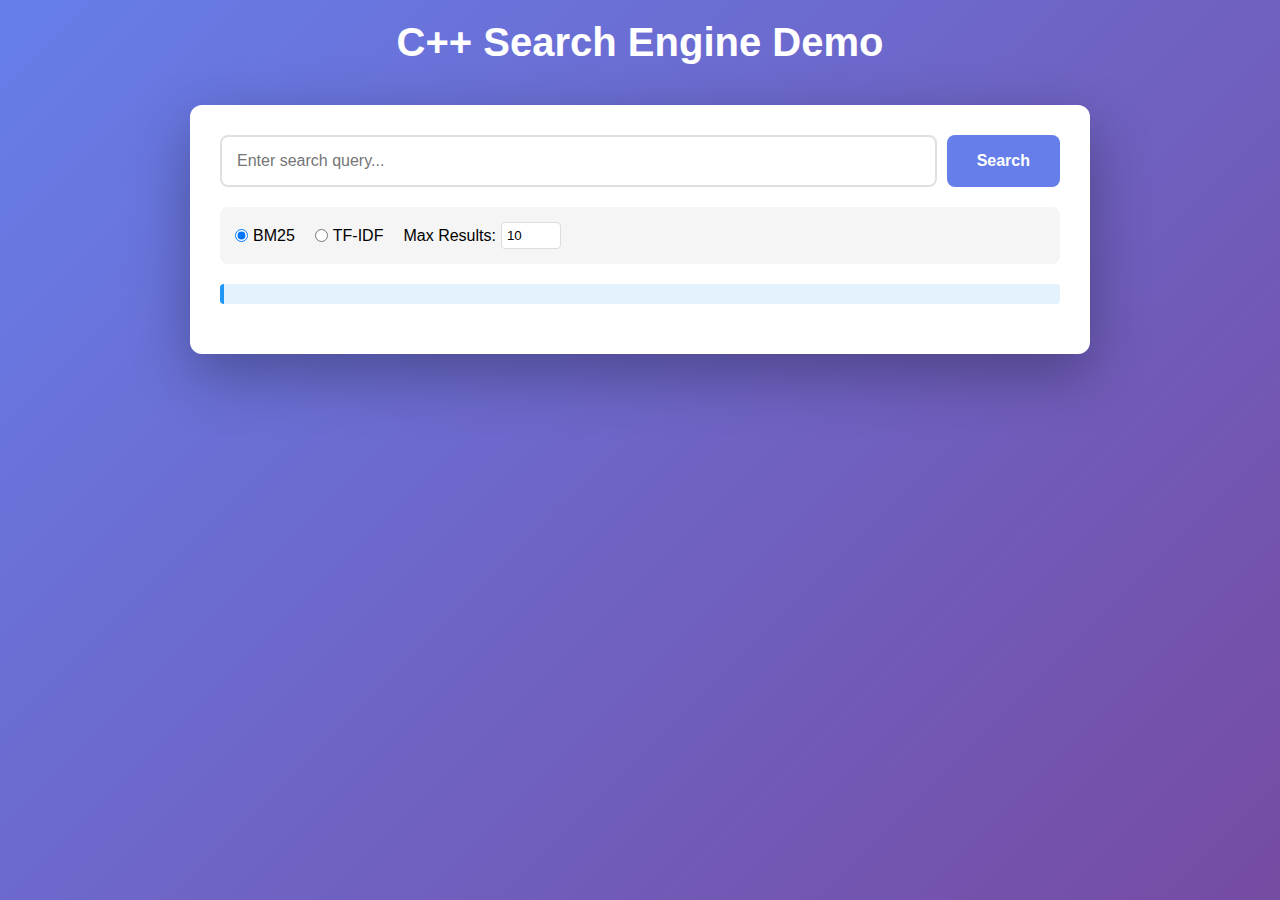
<file: examples/web_ui/index.html>
<!DOCTYPE html>
<html lang="en">
<head>
    <meta charset="UTF-8">
    <meta name="viewport" content="width=device-width, initial-scale=1.0">
    <title>Search Engine Demo</title>
    <link rel="stylesheet" href="style.css">
</head>
<body>
    <div class="container">
        <header>
            <h1>C++ Search Engine Demo</h1>
        </header>
        
        <main>
            <div class="search-box">
                <input type="text" id="searchInput" placeholder="Enter search query...">
                <button id="searchButton">Search</button>
            </div>
            
            <div class="options">
                <label>
                    <input type="radio" name="algorithm" value="bm25" checked>
                    BM25
                </label>
                <label>
                    <input type="radio" name="algorithm" value="tfidf">
                    TF-IDF
                </label>
                <label>
                    Max Results:
                    <input type="number" id="maxResults" value="10" min="1" max="100">
                </label>
            </div>
            
            <div id="stats" class="stats"></div>
            
            <div id="results" class="results"></div>
        </main>
    </div>
    
    <script src="app.js"></script>
</body>
</html>
</file>
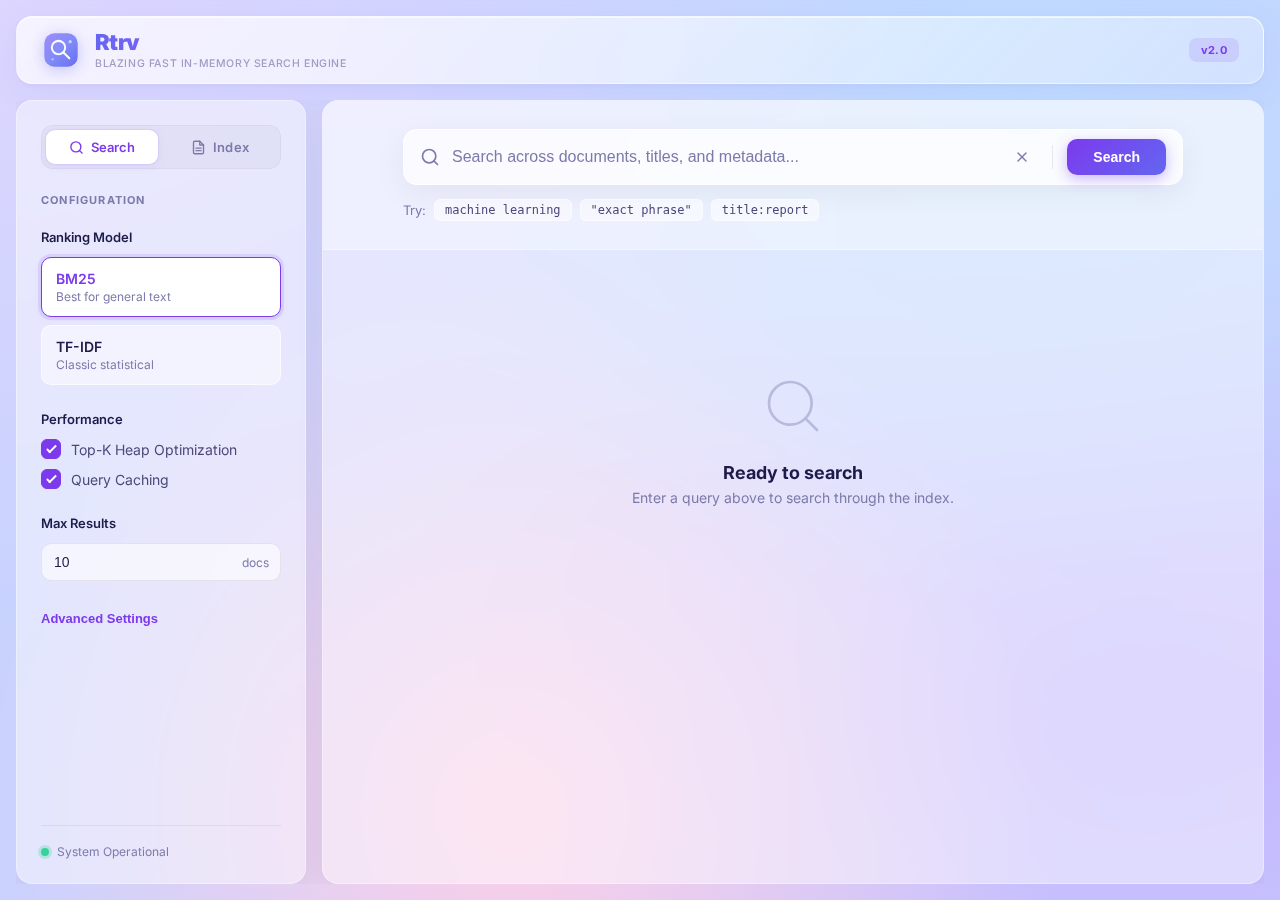
<file: server/ui/index.html>
<!DOCTYPE html>
<html lang="en">
<head>
    <meta charset="UTF-8">
    <meta name="viewport" content="width=device-width, initial-scale=1.0">
    <meta http-equiv="Cache-Control" content="no-cache, no-store, must-revalidate">
    <meta http-equiv="Pragma" content="no-cache">
    <meta http-equiv="Expires" content="0">
    <title>Rtrv - Enterprise Search</title>
    <style>
        @import url('https://fonts.googleapis.com/css2?family=Inter:wght@300;400;500;600;700;800;900&display=swap');
    </style>
    <link rel="stylesheet" href="style.css?v=7.0">
</head>
<body>
    <div class="app-container">
        <!-- Top Navigation / Brand -->
        <nav class="top-nav">
            <div class="brand">
                <div class="logo">
                    <svg viewBox="0 0 48 48" xmlns="http://www.w3.org/2000/svg" fill="none">
                        <defs>
                            <linearGradient id="lg1" x1="0" y1="0" x2="48" y2="48" gradientUnits="userSpaceOnUse">
                                <stop offset="0%" stop-color="#a78bfa"/>
                                <stop offset="50%" stop-color="#818cf8"/>
                                <stop offset="100%" stop-color="#6366f1"/>
                            </linearGradient>
                        </defs>
                        <rect x="4" y="4" width="40" height="40" rx="12" fill="url(#lg1)" />
                        <circle cx="21" cy="21" r="8" stroke="white" stroke-width="2.5" fill="none" opacity="0.95"/>
                        <line x1="27" y1="27" x2="34" y2="34" stroke="white" stroke-width="2.5" stroke-linecap="round" opacity="0.95"/>
                        <circle cx="35" cy="14" r="2" fill="white" opacity="0.6"/>
                        <circle cx="14" cy="35" r="1.5" fill="white" opacity="0.4"/>
                    </svg>
                </div>
                <div class="brand-text">
                    <h1>Rtrv</h1>
                    <span class="brand-tagline">BLAZING FAST IN-MEMORY Search Engine</span>
                </div>
            </div>

            <div class="nav-right">
                <div class="nav-version">v2.0</div>
            </div>
        </nav>

        <div class="main-layout">
            <!-- Sidebar -->
            <aside class="sidebar">
                <!-- View Switcher -->
                <div class="sidebar-view-switcher">
                    <div class="nav-pill active" data-view="search">
                        <svg width="15" height="15" viewBox="0 0 24 24" fill="none" stroke="currentColor" stroke-width="2.2" stroke-linecap="round" stroke-linejoin="round"><circle cx="11" cy="11" r="8"/><line x1="21" y1="21" x2="16.65" y2="16.65"/></svg>
                        Search
                    </div>
                    <div class="nav-pill" data-view="index">
                        <svg width="15" height="15" viewBox="0 0 24 24" fill="none" stroke="currentColor" stroke-width="2.2" stroke-linecap="round" stroke-linejoin="round"><path d="M14 2H6a2 2 0 0 0-2 2v16a2 2 0 0 0 2 2h12a2 2 0 0 0 2-2V8z"/><polyline points="14 2 14 8 20 8"/><line x1="16" y1="13" x2="8" y2="13"/><line x1="16" y1="17" x2="8" y2="17"/></svg>
                        Index
                    </div>
                </div>

                <div class="sidebar-section">
                    <h3 class="sidebar-title">Configuration</h3>
                    
                    <div class="param-group">
                        <label class="param-label">Ranking Model</label>
                        <div class="radio-group-modern">
                            <label class="radio-option-modern">
                                <input type="radio" name="algorithm" value="bm25" checked>
                                <span class="radio-content">
                                    <span class="radio-title">BM25</span>
                                    <span class="radio-desc">Best for general text</span>
                                </span>
                            </label>
                            <label class="radio-option-modern">
                                <input type="radio" name="algorithm" value="tfidf">
                                <span class="radio-content">
                                    <span class="radio-title">TF-IDF</span>
                                    <span class="radio-desc">Classic statistical</span>
                                </span>
                            </label>
                        </div>
                    </div>
                    
                    <div class="param-group">
                        <label class="param-label">Performance</label>
                        <label class="checkbox-modern">
                            <input type="checkbox" id="useTopKHeap" checked>
                            <span class="checkmark"></span>
                            <span class="checkbox-text">Top-K Heap Optimization</span>
                        </label>
                        <label class="checkbox-modern">
                            <input type="checkbox" id="useCache" checked>
                            <span class="checkmark"></span>
                            <span class="checkbox-text">Query Caching</span>
                        </label>
                    </div>

                     <div class="param-group">
                        <label class="param-label">Max Results</label>
                        <div class="input-with-suffix">
                            <input type="number" id="maxResults" value="10" min="1" max="1000" class="number-input-modern">
                            <span class="input-suffix">docs</span>
                        </div>
                    </div>

                    <button id="advancedToggle" class="text-btn">Advanced Settings</button>
                    
                    <div id="advancedOptions" class="advanced-options" style="display: none;">
                        <label class="checkbox-modern">
                            <input type="checkbox" id="earlyTermination" checked>
                            <span class="checkmark"></span>
                            <span class="checkbox-text">Early Termination</span>
                        </label>
                    </div>
                </div>

                <div class="sidebar-footer">
                    <div class="system-status">
                        <span class="status-dot"></span>
                        System Operational
                    </div>
                </div>
            </aside>
            
            <!-- Main Content -->
            <main class="content-area">
                <!-- ====== SEARCH VIEW ====== -->
                <div id="searchView" class="view-panel active">
                <div class="search-header">
                    <div class="search-container">
                        <div class="search-box-modern">
                            <svg class="search-icon" width="20" height="20" viewBox="0 0 24 24" fill="none" stroke="currentColor" stroke-width="2" stroke-linecap="round" stroke-linejoin="round"><circle cx="11" cy="11" r="8"></circle><line x1="21" y1="21" x2="16.65" y2="16.65"></line></svg>
                            <input type="text" id="searchInput" placeholder="Search across documents, titles, and metadata...">
                            <div class="search-actions">
                                <button id="clearButton" class="icon-btn" title="Clear">
                                    <svg width="16" height="16" viewBox="0 0 24 24" fill="none" stroke="currentColor" stroke-width="2" stroke-linecap="round" stroke-linejoin="round"><line x1="18" y1="6" x2="6" y2="18"></line><line x1="6" y1="6" x2="18" y2="18"></line></svg>
                                </button>
                                <div class="divider"></div>
                                <button id="searchButton" class="primary-btn">Search</button>
                            </div>
                        </div>
                        <div class="search-tips">
                            <span>Try:</span>
                            <code class="tag">machine learning</code>
                            <code class="tag">"exact phrase"</code>
                            <code class="tag">title:report</code>
                        </div>
                    </div>
                </div>
                
                <div id="stats" class="stats-area"></div>
                
                <div id="results" class="results-list">
                    <!-- Empty State -->
                    <div class="empty-state">
                        <div class="empty-icon">
                            <svg width="64" height="64" viewBox="0 0 24 24" fill="none" stroke="currentColor" stroke-width="1" stroke-linecap="round" stroke-linejoin="round"><circle cx="11" cy="11" r="8"></circle><line x1="21" y1="21" x2="16.65" y2="16.65"></line></svg>
                        </div>
                        <h3>Ready to search</h3>
                        <p>Enter a query above to search through the index.</p>
                    </div>
                </div>
                <div id="paginationControls" class="pagination-controls"></div>
                </div><!-- /searchView -->

                <!-- ====== INDEX VIEW ====== -->
                <div id="indexView" class="view-panel">
                    <div class="index-header">
                        <h2 class="index-title">Index Overview</h2>
                        <p class="index-subtitle">Monitor and manage your document index</p>
                    </div>

                    <!-- Stats Cards -->
                    <div class="index-stats-grid" id="indexStatsGrid">
                        <div class="idx-card">
                            <div class="idx-card-icon idx-card-icon--docs">
                                <svg width="22" height="22" viewBox="0 0 24 24" fill="none" stroke="currentColor" stroke-width="2" stroke-linecap="round" stroke-linejoin="round"><path d="M14 2H6a2 2 0 0 0-2 2v16a2 2 0 0 0 2 2h12a2 2 0 0 0 2-2V8z"/><polyline points="14 2 14 8 20 8"/></svg>
                            </div>
                            <div class="idx-card-body">
                                <span class="idx-card-label">Documents</span>
                                <span class="idx-card-value" id="statTotalDocs">—</span>
                            </div>
                        </div>
                        <div class="idx-card">
                            <div class="idx-card-icon idx-card-icon--terms">
                                <svg width="22" height="22" viewBox="0 0 24 24" fill="none" stroke="currentColor" stroke-width="2" stroke-linecap="round" stroke-linejoin="round"><polyline points="4 7 4 4 20 4 20 7"/><line x1="9" y1="20" x2="15" y2="20"/><line x1="12" y1="4" x2="12" y2="20"/></svg>
                            </div>
                            <div class="idx-card-body">
                                <span class="idx-card-label">Unique Terms</span>
                                <span class="idx-card-value" id="statTotalTerms">—</span>
                            </div>
                        </div>
                        <div class="idx-card">
                            <div class="idx-card-icon idx-card-icon--avg">
                                <svg width="22" height="22" viewBox="0 0 24 24" fill="none" stroke="currentColor" stroke-width="2" stroke-linecap="round" stroke-linejoin="round"><line x1="18" y1="20" x2="18" y2="10"/><line x1="12" y1="20" x2="12" y2="4"/><line x1="6" y1="20" x2="6" y2="14"/></svg>
                            </div>
                            <div class="idx-card-body">
                                <span class="idx-card-label">Avg Doc Length</span>
                                <span class="idx-card-value" id="statAvgLen">—</span>
                            </div>
                        </div>
                        <div class="idx-card">
                            <div class="idx-card-icon idx-card-icon--cache">
                                <svg width="22" height="22" viewBox="0 0 24 24" fill="none" stroke="currentColor" stroke-width="2" stroke-linecap="round" stroke-linejoin="round"><polyline points="22 12 18 12 15 21 9 3 6 12 2 12"/></svg>
                            </div>
                            <div class="idx-card-body">
                                <span class="idx-card-label">Cache Hit Rate</span>
                                <span class="idx-card-value" id="statCacheRate">—</span>
                            </div>
                        </div>
                    </div>

                    <!-- Cache Details -->
                    <div class="index-section">
                        <h3 class="index-section-title">Cache Statistics</h3>
                        <div class="cache-detail-grid" id="cacheDetailGrid">
                            <div class="cache-detail"><span class="cache-detail-label">Hits</span><span class="cache-detail-value" id="cacheHits">—</span></div>
                            <div class="cache-detail"><span class="cache-detail-label">Misses</span><span class="cache-detail-value" id="cacheMisses">—</span></div>
                            <div class="cache-detail"><span class="cache-detail-label">Evictions</span><span class="cache-detail-value" id="cacheEvictions">—</span></div>
                            <div class="cache-detail"><span class="cache-detail-label">Size</span><span class="cache-detail-value" id="cacheSize">—</span></div>
                        </div>
                        <button id="clearCacheBtn" class="idx-action-btn idx-action-btn--danger">Clear Cache</button>
                    </div>

                    <!-- Add Document -->
                    <div class="index-section">
                        <h3 class="index-section-title">Add Document</h3>
                        <div class="idx-form">
                            <div class="idx-form-row">
                                <label class="idx-form-label" for="docIdInput">Document ID</label>
                                <input type="number" id="docIdInput" class="idx-form-input" placeholder="e.g. 101" min="1">
                            </div>
                            <div class="idx-form-row">
                                <label class="idx-form-label" for="docContentInput">Content</label>
                                <textarea id="docContentInput" class="idx-form-textarea" rows="4" placeholder="Enter document text..."></textarea>
                            </div>
                            <div class="idx-form-actions">
                                <button id="addDocBtn" class="idx-action-btn idx-action-btn--primary">Add to Index</button>
                            </div>
                        </div>
                    </div>

                    <!-- Delete Document -->
                    <div class="index-section">
                        <h3 class="index-section-title">Delete Document</h3>
                        <div class="idx-form">
                            <div class="idx-form-row idx-form-row--inline">
                                <input type="number" id="deleteDocIdInput" class="idx-form-input" placeholder="Document ID" min="1">
                                <button id="deleteDocBtn" class="idx-action-btn idx-action-btn--danger">Delete</button>
                            </div>
                        </div>
                    </div>
                </div><!-- /indexView -->
            </main>
        </div>
    </div>
    
    <script src="app.js?v=7.0" defer></script>
</body>
</html>
</file>
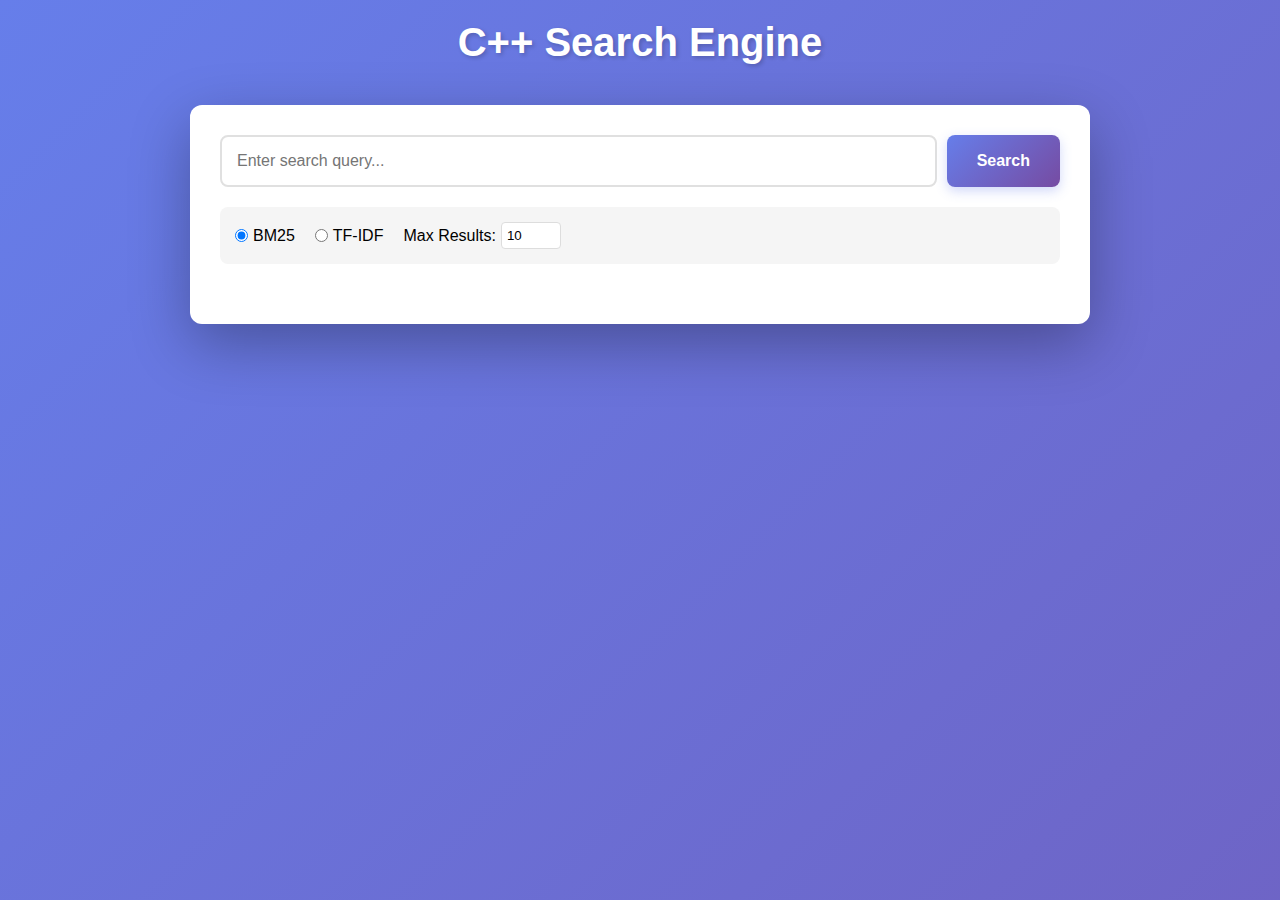
<file: server/web_ui/index.html>
<!DOCTYPE html>
<html lang="en">
<head>
    <meta charset="UTF-8">
    <meta name="viewport" content="width=device-width, initial-scale=1.0">
    <title>Search Engine Demo</title>
    <link rel="stylesheet" href="style.css">
</head>
<body>
    <div class="container">
        <header>
            <h1>C++ Search Engine</h1>
        </header>
        
        <main>
            <div class="search-box">
                <input type="text" id="searchInput" placeholder="Enter search query...">
                <button id="searchButton">Search</button>
            </div>
            
            <div class="options">
                <label>
                    <input type="radio" name="algorithm" value="bm25" checked>
                    BM25
                </label>
                <label>
                    <input type="radio" name="algorithm" value="tfidf">
                    TF-IDF
                </label>
                <label>
                    Max Results:
                    <input type="number" id="maxResults" value="10" min="1" max="100">
                </label>
            </div>
            
            <div id="stats" class="stats"></div>
            
            <div id="results" class="results"></div>
        </main>
    </div>
    
    <script src="app.js"></script>
</body>
</html>
</file>
<file: examples/web_ui/style.css>
* {
    margin: 0;
    padding: 0;
    box-sizing: border-box;
}

body {
    font-family: -apple-system, BlinkMacSystemFont, 'Segoe UI', Roboto, Oxygen, Ubuntu, sans-serif;
    background: linear-gradient(135deg, #667eea 0%, #764ba2 100%);
    min-height: 100vh;
    padding: 20px;
}

.container {
    max-width: 900px;
    margin: 0 auto;
}

header {
    text-align: center;
    color: white;
    margin-bottom: 40px;
}

h1 {
    font-size: 2.5em;
    font-weight: 600;
}

main {
    background: white;
    border-radius: 12px;
    padding: 30px;
    box-shadow: 0 20px 60px rgba(0,0,0,0.3);
}

.search-box {
    display: flex;
    gap: 10px;
    margin-bottom: 20px;
}

#searchInput {
    flex: 1;
    padding: 15px;
    font-size: 16px;
    border: 2px solid #e0e0e0;
    border-radius: 8px;
    outline: none;
    transition: border-color 0.3s;
}

#searchInput:focus {
    border-color: #667eea;
}

#searchButton {
    padding: 15px 30px;
    background: #667eea;
    color: white;
    border: none;
    border-radius: 8px;
    font-size: 16px;
    font-weight: 600;
    cursor: pointer;
    transition: background 0.3s;
}

#searchButton:hover {
    background: #5568d3;
}

.options {
    display: flex;
    gap: 20px;
    margin-bottom: 20px;
    padding: 15px;
    background: #f5f5f5;
    border-radius: 8px;
}

.options label {
    display: flex;
    align-items: center;
    gap: 5px;
}

#maxResults {
    width: 60px;
    padding: 5px;
    border: 1px solid #ddd;
    border-radius: 4px;
}

.stats {
    padding: 10px;
    margin-bottom: 20px;
    background: #e3f2fd;
    border-left: 4px solid #2196f3;
    border-radius: 4px;
    color: #1565c0;
    font-weight: 500;
}

.results {
    margin-top: 20px;
}

.result-item {
    display: flex;
    gap: 15px;
    padding: 20px;
    margin-bottom: 15px;
    border: 1px solid #e0e0e0;
    border-radius: 8px;
    transition: box-shadow 0.3s;
}

.result-item:hover {
    box-shadow: 0 4px 12px rgba(0,0,0,0.1);
}

.result-rank {
    font-size: 24px;
    font-weight: bold;
    color: #667eea;
    min-width: 30px;
}

.result-content {
    flex: 1;
}

.result-score {
    font-size: 12px;
    color: #666;
    margin-bottom: 8px;
}

.result-text {
    font-size: 16px;
    line-height: 1.5;
    margin-bottom: 8px;
}

.result-meta {
    font-size: 12px;
    color: #999;
}

.no-results,
.error {
    text-align: center;
    padding: 40px;
    color: #666;
    font-size: 18px;
}

.error {
    color: #d32f2f;
    background: #ffebee;
    border-radius: 8px;
}
</file>
<file: server/ui/style.css>
/* ═══════════════════════════════════════════════════════
   Rtrv — Glassmorphism Theme
   ═══════════════════════════════════════════════════════ */

:root {
    --glass: rgba(255, 255, 255, 0.45);
    --glass-strong: rgba(255, 255, 255, 0.65);
    --glass-border: rgba(255, 255, 255, 0.35);
    --glass-blur: 18px;

    --accent: #7c3aed;
    --accent-soft: rgba(124, 58, 237, 0.12);
    --accent-glow: rgba(124, 58, 237, 0.35);

    --text-1: #1e1b4b;
    --text-2: #4c4878;
    --text-3: #7c7aaa;

    --nav-h: 68px;
    --sidebar-w: 290px;
    --radius: 16px;
    --radius-sm: 10px;
}

/* ── Reset ─────────────────────────────────────────── */
*, *::before, *::after { margin: 0; padding: 0; box-sizing: border-box; }

body {
    font-family: 'Inter', -apple-system, BlinkMacSystemFont, sans-serif;
    -webkit-font-smoothing: antialiased;
    height: 100vh;
    overflow: hidden;
    color: var(--text-1);

    /* Mesh-gradient background */
    background-color: #c7d2fe;
    background-image:
        radial-gradient(ellipse at 0%  0%,   #ddd6fe 0%, transparent 50%),
        radial-gradient(ellipse at 80% 10%,  #bfdbfe 0%, transparent 45%),
        radial-gradient(ellipse at 40% 90%,  #fbcfe8 0%, transparent 50%),
        radial-gradient(ellipse at 90% 80%,  #c4b5fd 0%, transparent 50%);
    background-attachment: fixed;
}

/* ── Layout Shell ──────────────────────────────────── */
.app-container {
    display: flex;
    flex-direction: column;
    height: 100%;
    padding: 16px;
    gap: 16px;
}

/* ── Navbar ────────────────────────────────────────── */
.top-nav {
    height: var(--nav-h);
    display: flex;
    align-items: center;
    justify-content: space-between;
    padding: 0 24px;
    border-radius: var(--radius);
    background: linear-gradient(135deg,
        rgba(255,255,255,0.72) 0%,
        rgba(255,255,255,0.58) 50%,
        rgba(237,233,254,0.52) 100%);
    backdrop-filter: blur(24px) saturate(1.6);
    -webkit-backdrop-filter: blur(24px) saturate(1.6);
    border: 1px solid rgba(255,255,255,0.55);
    box-shadow:
        0 1px 0 rgba(255,255,255,0.65) inset,
        0 8px 32px rgba(99,102,241,0.08),
        0 2px 6px rgba(0,0,0,0.04);
    flex-shrink: 0;
    position: relative;
    overflow: hidden;
}

/* Brand */
.brand {
    display: flex;
    align-items: center;
    gap: 14px;
    flex-shrink: 0;
}

.logo {
    width: 40px;
    height: 40px;
    flex-shrink: 0;
    filter: drop-shadow(0 3px 8px rgba(99,102,241,0.35));
    transition: transform 0.3s cubic-bezier(.34,1.56,.64,1);
}

.logo:hover {
    transform: rotate(-8deg) scale(1.08);
}

.logo svg { width: 100%; height: 100%; }

.brand-text {
    display: flex;
    flex-direction: column;
    gap: 1px;
}

.brand h1 {
    font-size: 22px;
    font-weight: 900;
    letter-spacing: -0.6px;
    line-height: 1.15;
    background: linear-gradient(135deg, #6366f1 0%, #8b5cf6 50%, #a855f7 100%);
    -webkit-background-clip: text;
    -webkit-text-fill-color: transparent;
    background-clip: text;
}

.brand-tagline {
    font-size: 10.5px;
    font-weight: 500;
    color: var(--text-3);
    letter-spacing: 0.6px;
    text-transform: uppercase;
    opacity: 0.7;
}

/* Sidebar view switcher */
.sidebar-view-switcher {
    display: flex;
    gap: 6px;
    padding: 4px;
    border-radius: 12px;
    background: rgba(0,0,0,0.03);
    border: 1px solid rgba(0,0,0,0.04);
    margin-bottom: 24px;
}

.nav-pill {
    display: flex;
    align-items: center;
    justify-content: center;
    gap: 7px;
    flex: 1;
    font-size: 13px;
    font-weight: 600;
    color: var(--text-3);
    padding: 9px 14px;
    border-radius: 9px;
    cursor: pointer;
    transition: all 0.2s ease;
    user-select: none;
    letter-spacing: 0.1px;
}

.nav-pill:hover:not(.active) {
    color: var(--text-2);
    background: rgba(255,255,255,0.45);
}

.nav-pill.active {
    background: white;
    color: var(--accent);
    box-shadow:
        0 2px 8px rgba(124,58,237,0.10),
        0 0 0 1px rgba(124,58,237,0.08);
}

.nav-pill.active svg { stroke: var(--accent); }

/* Right side */
.nav-right {
    display: flex;
    align-items: center;
    gap: 12px;
    flex-shrink: 0;
}

.nav-version {
    font-size: 11px;
    font-weight: 700;
    color: var(--accent);
    background: var(--accent-soft);
    padding: 5px 12px;
    border-radius: 8px;
    letter-spacing: 0.3px;
}

/* ── Main Layout ───────────────────────────────────── */
.main-layout {
    display: flex;
    flex: 1;
    gap: 16px;
    overflow: hidden;
}

/* ── Sidebar ───────────────────────────────────────── */
.sidebar {
    width: var(--sidebar-w);
    flex-shrink: 0;
    display: flex;
    flex-direction: column;
    padding: 24px;
    overflow-y: auto;
    border-radius: var(--radius);
    background: var(--glass);
    backdrop-filter: blur(var(--glass-blur));
    -webkit-backdrop-filter: blur(var(--glass-blur));
    border: 1px solid var(--glass-border);
    box-shadow: 0 4px 30px rgba(0,0,0,0.06);
}

.sidebar-title {
    font-size: 11px;
    font-weight: 700;
    text-transform: uppercase;
    letter-spacing: 1.2px;
    color: var(--text-3);
    margin-bottom: 22px;
}

.param-group { margin-bottom: 26px; }

.param-label {
    display: block;
    font-size: 13px;
    font-weight: 600;
    color: var(--text-1);
    margin-bottom: 12px;
}

/* Radio Cards */
.radio-group-modern {
    display: flex;
    flex-direction: column;
    gap: 8px;
}

.radio-option-modern { cursor: pointer; position: relative; }
.radio-option-modern input { position: absolute; opacity: 0; }

.radio-content {
    display: flex;
    flex-direction: column;
    padding: 12px 14px;
    border-radius: var(--radius-sm);
    background: rgba(255,255,255,0.5);
    border: 1px solid rgba(255,255,255,0.6);
    transition: all 0.2s;
}

.radio-option-modern input:checked + .radio-content {
    background: white;
    border-color: var(--accent);
    box-shadow: 0 0 0 3px var(--accent-soft), 0 2px 8px rgba(124,58,237,0.08);
}

.radio-title { font-size: 14px; font-weight: 600; color: var(--text-1); display: block; }
.radio-desc  { font-size: 12px; color: var(--text-3); margin-top: 2px; display: block; }

.radio-option-modern input:checked + .radio-content .radio-title { color: var(--accent); }

/* Checkboxes */
.checkbox-modern {
    display: flex;
    align-items: center;
    gap: 10px;
    cursor: pointer;
    margin-bottom: 10px;
    font-size: 14px;
    color: var(--text-2);
    user-select: none;
}
.checkbox-modern input { display: none; }

.checkmark {
    width: 20px;
    height: 20px;
    border-radius: 6px;
    background: rgba(255,255,255,0.55);
    border: 1.5px solid rgba(0,0,0,0.12);
    position: relative;
    transition: all 0.15s;
    flex-shrink: 0;
}

.checkbox-modern input:checked + .checkmark {
    background: var(--accent);
    border-color: var(--accent);
}

.checkmark::after {
    content: '';
    position: absolute;
    left: 7px; top: 3px;
    width: 5px; height: 10px;
    border: solid white;
    border-width: 0 2px 2px 0;
    transform: rotate(45deg);
    display: none;
}

.checkbox-modern input:checked + .checkmark::after { display: block; }

/* Number input */
.input-with-suffix { position: relative; display: flex; align-items: center; }

.number-input-modern {
    width: 100%;
    padding: 10px 12px;
    font-size: 14px;
    border: 1px solid rgba(0,0,0,0.08);
    border-radius: var(--radius-sm);
    background: rgba(255,255,255,0.6);
    outline: none;
    transition: all 0.2s;
    color: var(--text-1);
}

.number-input-modern:focus {
    border-color: var(--accent);
    box-shadow: 0 0 0 3px var(--accent-soft);
    background: white;
}

.input-suffix {
    position: absolute;
    right: 12px;
    font-size: 12px;
    color: var(--text-3);
    pointer-events: none;
}

.text-btn {
    background: none;
    border: none;
    color: var(--accent);
    font-weight: 600;
    font-size: 13px;
    cursor: pointer;
    padding: 0;
    margin-top: 4px;
}

.advanced-options {
    margin-top: 16px;
    padding-top: 16px;
    border-top: 1px solid rgba(0,0,0,0.06);
}

.sidebar-footer {
    margin-top: auto;
    padding-top: 18px;
    border-top: 1px solid rgba(0,0,0,0.06);
}

.system-status {
    display: flex;
    align-items: center;
    gap: 8px;
    font-size: 12px;
    color: var(--text-3);
}

.status-dot {
    width: 8px;
    height: 8px;
    background: #34d399;
    border-radius: 50%;
    box-shadow: 0 0 0 3px rgba(52,211,153,0.25);
    animation: pulse-dot 2s ease-in-out infinite;
}

@keyframes pulse-dot {
    0%, 100% { box-shadow: 0 0 0 3px rgba(52,211,153,0.25); }
    50%      { box-shadow: 0 0 0 6px rgba(52,211,153,0.12); }
}

/* ── Content Area ──────────────────────────────────── */
.content-area {
    flex: 1;
    display: flex;
    flex-direction: column;
    overflow: hidden;
    border-radius: var(--radius);
    background: var(--glass);
    backdrop-filter: blur(var(--glass-blur));
    -webkit-backdrop-filter: blur(var(--glass-blur));
    border: 1px solid var(--glass-border);
    box-shadow: 0 4px 30px rgba(0,0,0,0.06);
}

/* View switching */
.view-panel { display: none; flex-direction: column; flex: 1; overflow: hidden; }
.view-panel.active { display: flex; }

/* Search Header */
.search-header {
    padding: 28px 40px;
    background: rgba(255,255,255,0.35);
    border-bottom: 1px solid rgba(255,255,255,0.4);
    position: sticky;
    top: 0;
    z-index: 10;
}

.search-container {
    max-width: 780px;
    margin: 0 auto;
}

.search-box-modern {
    display: flex;
    align-items: center;
    padding: 8px 16px;
    border-radius: 14px;
    background: rgba(255,255,255,0.75);
    border: 1px solid rgba(255,255,255,0.7);
    box-shadow: 0 8px 32px rgba(0,0,0,0.06);
    transition: all 0.25s cubic-bezier(.4,0,.2,1);
}

.search-box-modern:focus-within {
    background: white;
    border-color: var(--accent);
    box-shadow: 0 0 0 4px var(--accent-soft), 0 12px 40px rgba(124,58,237,0.08);
    transform: translateY(-2px);
}

.search-icon {
    color: var(--text-3);
    margin-right: 12px;
    flex-shrink: 0;
}

#searchInput {
    flex: 1;
    border: none;
    outline: none;
    background: transparent;
    font-size: 16px;
    padding: 10px 0;
    color: var(--text-1);
}

#searchInput::placeholder { color: var(--text-3); }

.search-actions {
    display: flex;
    align-items: center;
    gap: 8px;
    flex-shrink: 0;
}

.icon-btn {
    background: none;
    border: none;
    padding: 8px;
    border-radius: 8px;
    color: var(--text-3);
    cursor: pointer;
    display: flex;
    align-items: center;
    justify-content: center;
    transition: all 0.15s;
}

.icon-btn:hover {
    background: rgba(0,0,0,0.04);
    color: var(--text-1);
}

.divider {
    width: 1px;
    height: 24px;
    background: rgba(0,0,0,0.08);
    margin: 0 6px;
}

.primary-btn {
    background: linear-gradient(135deg, #7c3aed, #6366f1);
    color: #fff;
    border: none;
    padding: 10px 26px;
    border-radius: 10px;
    font-weight: 600;
    font-size: 14px;
    cursor: pointer;
    transition: all 0.2s;
    box-shadow: 0 4px 14px var(--accent-glow);
}

.primary-btn:hover:not(:disabled) {
    transform: translateY(-1px);
    box-shadow: 0 6px 20px var(--accent-glow);
}

.primary-btn:disabled {
    opacity: 0.65;
    cursor: not-allowed;
    transform: none;
}

.search-tips {
    display: flex;
    align-items: center;
    gap: 8px;
    margin-top: 14px;
    font-size: 13px;
    color: var(--text-3);
}

.tag {
    background: rgba(255,255,255,0.55);
    border: 1px solid rgba(255,255,255,0.5);
    padding: 3px 10px;
    border-radius: 6px;
    font-family: 'SF Mono', SFMono-Regular, monospace;
    font-size: 12px;
    color: var(--text-2);
    cursor: pointer;
    transition: all 0.15s;
}

.tag:hover {
    background: white;
    transform: translateY(-1px);
    box-shadow: 0 2px 6px rgba(0,0,0,0.06);
}

/* ── Stats ─────────────────────────────────────────── */
.stats-area {
    padding: 20px 40px 0;
    max-width: 880px;
    margin: 0 auto;
    width: 100%;
}

.stats-header {
    background: rgba(255,255,255,0.5);
    backdrop-filter: blur(10px);
    -webkit-backdrop-filter: blur(10px);
    border: 1px solid rgba(255,255,255,0.4);
    border-radius: var(--radius-sm);
    padding: 14px 20px;
}

.stats-query-info {
    margin-bottom: 10px;
    display: flex;
    align-items: center;
    gap: 8px;
}

.query-label {
    font-size: 13px;
    font-weight: 500;
    color: var(--text-3);
}

.query-text {
    font-size: 14px;
    font-weight: 700;
    color: var(--text-1);
}

.stats-container {
    display: flex;
    gap: 14px;
    flex-wrap: wrap;
}

.stat-pill {
    font-size: 13px;
    color: var(--text-2);
    display: flex;
    align-items: center;
    gap: 5px;
}

.stat-value-bold {
    font-weight: 700;
    color: var(--accent);
}

/* ── Results ───────────────────────────────────────── */
.results-list {
    padding: 24px 40px 40px;
    max-width: 880px;
    margin: 0 auto;
    width: 100%;
    flex: 1;
    overflow-y: auto;
}

/* Result cards */
.result-card {
    background: rgba(255, 255, 255, 0.55);
    backdrop-filter: blur(12px);
    -webkit-backdrop-filter: blur(12px);
    border: 1px solid rgba(255, 255, 255, 0.5);
    border-radius: var(--radius);
    padding: 22px 24px;
    margin-bottom: 16px;
    cursor: pointer;
    position: relative;
    transition: all 0.3s cubic-bezier(.4,0,.2,1);
}

.result-card::before {
    content: '';
    position: absolute;
    top: 0; left: 0;
    width: 4px; height: 100%;
    border-radius: var(--radius) 0 0 var(--radius);
    background: linear-gradient(to bottom, #7c3aed, #a78bfa);
    opacity: 0;
    transition: opacity 0.25s;
}

.result-card:hover {
    background: rgba(255, 255, 255, 0.8);
    transform: translateY(-3px);
    box-shadow: 0 12px 40px rgba(124,58,237,0.1);
}

.result-card:hover::before { opacity: 1; }

.card-header {
    display: flex;
    justify-content: space-between;
    align-items: flex-start;
    margin-bottom: 6px;
    gap: 12px;
}

.card-title {
    font-size: 17px;
    font-weight: 700;
    color: var(--text-1);
    text-decoration: none;
    display: block;
}

.card-title:hover { color: var(--accent); }

.card-meta {
    display: flex;
    align-items: center;
    gap: 10px;
    font-size: 12px;
    color: var(--text-3);
    margin-bottom: 14px;
}

.rank-badge {
    background: var(--text-1);
    color: #fff;
    padding: 2px 8px;
    border-radius: 8px;
    font-weight: 700;
    font-size: 11px;
}

.relevance-score {
    padding: 3px 10px;
    border-radius: 20px;
    font-size: 11px;
    font-weight: 700;
    text-transform: uppercase;
    letter-spacing: 0.3px;
}

.score-high { background: rgba(52,211,153,0.18); color: #047857; }
.score-med  { background: rgba(251,191,36,0.18); color: #a16207; }
.score-low  { background: rgba(148,163,184,0.15); color: #475569; }

.card-snippet {
    font-size: 14px;
    line-height: 1.7;
    color: var(--text-2);
}

.card-snippet mark {
    background: rgba(250,204,21,0.35);
    color: #78350f;
    padding: 1px 4px;
    border-radius: 3px;
    font-weight: 600;
}

/* ── Empty State ───────────────────────────────────── */
.empty-state {
    display: flex;
    flex-direction: column;
    align-items: center;
    justify-content: center;
    text-align: center;
    padding: 80px 0;
    color: var(--text-3);
}

.empty-icon {
    margin-bottom: 20px;
    opacity: 0.4;
    animation: float 5s ease-in-out infinite;
}

@keyframes float {
    0%, 100% { transform: translateY(0); }
    50%      { transform: translateY(-8px); }
}

.empty-state h3 {
    font-size: 18px;
    font-weight: 700;
    color: var(--text-1);
    margin-bottom: 6px;
}

.empty-state p {
    font-size: 14px;
    color: var(--text-3);
}

/* ── Error ─────────────────────────────────────────── */
.error {
    background: rgba(254,226,226,0.6);
    backdrop-filter: blur(8px);
    -webkit-backdrop-filter: blur(8px);
    border: 1px solid rgba(248,113,113,0.3);
    color: #991b1b;
    padding: 16px 20px;
    border-radius: var(--radius-sm);
    text-align: center;
    font-size: 14px;
}

/* ── Toast ─────────────────────────────────────────── */
.toast {
    position: fixed;
    bottom: 28px;
    right: 28px;
    padding: 14px 22px;
    border-radius: var(--radius-sm);
    font-size: 14px;
    font-weight: 500;
    z-index: 200;
    opacity: 0;
    transform: translateY(20px);
    transition: all 0.35s cubic-bezier(.175,.885,.32,1.275);
    pointer-events: none;
    max-width: 420px;

    background: rgba(255,255,255,0.75);
    backdrop-filter: blur(14px);
    -webkit-backdrop-filter: blur(14px);
    border: 1px solid rgba(255,255,255,0.5);
    box-shadow: 0 10px 40px rgba(0,0,0,0.1);
    color: var(--text-1);
}

.toast.show {
    opacity: 1;
    transform: translateY(0);
}

.toast-success { border-left: 4px solid #34d399; }
.toast-error   { border-left: 4px solid #f87171; }
.toast-warning { border-left: 4px solid #fbbf24; }
.toast-info    { border-left: 4px solid #818cf8; }

/* ── Scrollbar ─────────────────────────────────────── */
::-webkit-scrollbar { width: 6px; }
::-webkit-scrollbar-track { background: transparent; }
::-webkit-scrollbar-thumb { background: rgba(0,0,0,0.1); border-radius: 3px; }
::-webkit-scrollbar-thumb:hover { background: rgba(0,0,0,0.18); }

/* ══════════════════════════════════════════════════════
   Index View
   ══════════════════════════════════════════════════════ */
#indexView {
    overflow-y: auto;
    padding: 36px 44px 44px;
}

.index-header {
    margin-bottom: 32px;
}

.index-title {
    font-size: 24px;
    font-weight: 800;
    color: var(--text-1);
    letter-spacing: -0.5px;
}

.index-subtitle {
    font-size: 14px;
    color: var(--text-3);
    margin-top: 4px;
}

/* Stats grid */
.index-stats-grid {
    display: grid;
    grid-template-columns: repeat(auto-fill, minmax(200px, 1fr));
    gap: 16px;
    margin-bottom: 36px;
}

.idx-card {
    display: flex;
    align-items: center;
    gap: 16px;
    padding: 20px;
    border-radius: var(--radius);
    background: rgba(255,255,255,0.55);
    backdrop-filter: blur(12px);
    -webkit-backdrop-filter: blur(12px);
    border: 1px solid rgba(255,255,255,0.5);
    transition: all 0.25s;
}

.idx-card:hover {
    background: rgba(255,255,255,0.8);
    transform: translateY(-2px);
    box-shadow: 0 8px 28px rgba(124,58,237,0.08);
}

.idx-card-icon {
    width: 44px;
    height: 44px;
    border-radius: 12px;
    display: flex;
    align-items: center;
    justify-content: center;
    flex-shrink: 0;
}

.idx-card-icon--docs  { background: rgba(99,102,241,0.12); color: #6366f1; }
.idx-card-icon--terms { background: rgba(168,85,247,0.12); color: #a855f7; }
.idx-card-icon--avg   { background: rgba(16,185,129,0.12); color: #10b981; }
.idx-card-icon--cache { background: rgba(245,158,11,0.12); color: #f59e0b; }

.idx-card-body {
    display: flex;
    flex-direction: column;
    gap: 2px;
}

.idx-card-label {
    font-size: 12px;
    font-weight: 500;
    color: var(--text-3);
    text-transform: uppercase;
    letter-spacing: 0.5px;
}

.idx-card-value {
    font-size: 24px;
    font-weight: 800;
    color: var(--text-1);
    letter-spacing: -0.5px;
    line-height: 1.1;
}

/* Index sections */
.index-section {
    margin-bottom: 32px;
}

.index-section-title {
    font-size: 15px;
    font-weight: 700;
    color: var(--text-1);
    margin-bottom: 16px;
    display: flex;
    align-items: center;
    gap: 8px;
}

/* Cache detail grid */
.cache-detail-grid {
    display: grid;
    grid-template-columns: repeat(auto-fill, minmax(140px, 1fr));
    gap: 12px;
    margin-bottom: 16px;
}

.cache-detail {
    display: flex;
    flex-direction: column;
    gap: 4px;
    padding: 14px 16px;
    border-radius: var(--radius-sm);
    background: rgba(255,255,255,0.45);
    border: 1px solid rgba(255,255,255,0.4);
}

.cache-detail-label {
    font-size: 11px;
    font-weight: 600;
    text-transform: uppercase;
    letter-spacing: 0.6px;
    color: var(--text-3);
}

.cache-detail-value {
    font-size: 18px;
    font-weight: 700;
    color: var(--text-1);
}

/* Index form */
.idx-form {
    background: rgba(255,255,255,0.4);
    border: 1px solid rgba(255,255,255,0.4);
    border-radius: var(--radius);
    padding: 20px;
}

.idx-form-row {
    margin-bottom: 16px;
}

.idx-form-row:last-child { margin-bottom: 0; }

.idx-form-row--inline {
    display: flex;
    gap: 12px;
    align-items: center;
}

.idx-form-row--inline .idx-form-input { flex: 1; }

.idx-form-label {
    display: block;
    font-size: 13px;
    font-weight: 600;
    color: var(--text-1);
    margin-bottom: 8px;
}

.idx-form-input {
    width: 100%;
    padding: 10px 14px;
    font-size: 14px;
    font-family: inherit;
    border: 1px solid rgba(0,0,0,0.08);
    border-radius: var(--radius-sm);
    background: rgba(255,255,255,0.6);
    outline: none;
    transition: all 0.2s;
    color: var(--text-1);
}

.idx-form-input:focus {
    border-color: var(--accent);
    box-shadow: 0 0 0 3px var(--accent-soft);
    background: white;
}

.idx-form-textarea {
    width: 100%;
    padding: 10px 14px;
    font-size: 14px;
    font-family: inherit;
    border: 1px solid rgba(0,0,0,0.08);
    border-radius: var(--radius-sm);
    background: rgba(255,255,255,0.6);
    outline: none;
    transition: all 0.2s;
    color: var(--text-1);
    resize: vertical;
    min-height: 80px;
}

.idx-form-textarea:focus {
    border-color: var(--accent);
    box-shadow: 0 0 0 3px var(--accent-soft);
    background: white;
}

.idx-form-actions {
    display: flex;
    gap: 10px;
    margin-top: 4px;
}

.idx-action-btn {
    padding: 10px 22px;
    border: none;
    border-radius: var(--radius-sm);
    font-size: 13px;
    font-weight: 600;
    font-family: inherit;
    cursor: pointer;
    transition: all 0.2s;
}

.idx-action-btn--primary {
    background: linear-gradient(135deg, #7c3aed, #6366f1);
    color: #fff;
    box-shadow: 0 4px 14px var(--accent-glow);
}

.idx-action-btn--primary:hover {
    transform: translateY(-1px);
    box-shadow: 0 6px 20px var(--accent-glow);
}

.idx-action-btn--danger {
    background: rgba(239,68,68,0.1);
    color: #dc2626;
    border: 1px solid rgba(239,68,68,0.15);
}

.idx-action-btn--danger:hover {
    background: rgba(239,68,68,0.18);
    transform: translateY(-1px);
}

.idx-action-btn:disabled {
    opacity: 0.55;
    cursor: not-allowed;
    transform: none !important;
}

/* ── Responsive ────────────────────────────────────── */
@media (max-width: 860px) {
    .app-container { padding: 10px; gap: 10px; }

    .top-nav { padding: 0 16px; }

    .brand-tagline { display: none; }

    .main-layout {
        flex-direction: column;
        overflow-y: auto;
    }

    .sidebar {
        width: 100%;
        border-radius: var(--radius);
    }

    .search-header, .results-list, .stats-area {
        padding-left: 18px;
        padding-right: 18px;
    }

    .search-tips { display: none; }
}

/* ── Pagination Controls ─────────────────────────────── */

.pagination-controls {
    padding: 12px 28px 20px;
}

.pagination-bar {
    display: flex;
    align-items: center;
    justify-content: center;
    gap: 16px;
    padding: 12px 0;
}

.pagination-btn {
    display: inline-flex;
    align-items: center;
    gap: 6px;
    padding: 8px 18px;
    border: 1px solid var(--border);
    border-radius: var(--radius);
    background: var(--surface);
    color: var(--text);
    font-size: 13px;
    font-weight: 500;
    cursor: pointer;
    transition: all 0.15s ease;
}

.pagination-btn:hover:not(.disabled) {
    background: var(--accent);
    color: #fff;
    border-color: var(--accent);
}

.pagination-btn.disabled {
    opacity: 0.35;
    cursor: not-allowed;
    pointer-events: none;
}

.pagination-info {
    font-size: 13px;
    color: var(--text-muted);
    font-weight: 500;
    user-select: none;
}
</file>
<file: server/web_ui/style.css>
* {
    margin: 0;
    padding: 0;
    box-sizing: border-box;
}

body {
    font-family: -apple-system, BlinkMacSystemFont, 'Segoe UI', Roboto, Oxygen, Ubuntu, sans-serif;
    background: linear-gradient(135deg, #667eea 0%, #764ba2 100%);
    min-height: 100vh;
    padding: 20px;
    animation: gradientShift 15s ease infinite;
    background-size: 200% 200%;
}

@keyframes gradientShift {
    0% { background-position: 0% 50%; }
    50% { background-position: 100% 50%; }
    100% { background-position: 0% 50%; }
}

.container {
    max-width: 900px;
    margin: 0 auto;
    position: relative;
}

header {
    text-align: center;
    color: white;
    margin-bottom: 40px;
    animation: fadeIn 0.8s ease-out;
}

@keyframes fadeIn {
    from {
        opacity: 0;
        transform: translateY(-20px);
    }
    to {
        opacity: 1;
        transform: translateY(0);
    }
}

h1 {
    font-size: 2.5em;
    font-weight: 600;
    text-shadow: 2px 2px 4px rgba(0,0,0,0.2);
}

main {
    background: white;
    border-radius: 12px;
    padding: 30px;
    box-shadow: 0 20px 60px rgba(0,0,0,0.3);
}

.search-box {
    display: flex;
    gap: 10px;
    margin-bottom: 20px;
}

#searchInput {
    flex: 1;
    padding: 15px;
    font-size: 16px;
    border: 2px solid #e0e0e0;
    border-radius: 8px;
    outline: none;
    transition: border-color 0.3s;
}

#searchInput:focus {
    border-color: #667eea;
}

#searchButton {
    padding: 15px 30px;
    background: linear-gradient(135deg, #667eea 0%, #764ba2 100%);
    color: white;
    border: none;
    border-radius: 8px;
    font-size: 16px;
    font-weight: 600;
    cursor: pointer;
    transition: all 0.3s;
    box-shadow: 0 4px 12px rgba(102, 126, 234, 0.3);
}

#searchButton:hover {
    transform: translateY(-2px);
    box-shadow: 0 6px 20px rgba(102, 126, 234, 0.4);
}

#searchButton:active {
    transform: translateY(0);
}

.options {
    display: flex;
    gap: 20px;
    margin-bottom: 20px;
    padding: 15px;
    background: #f5f5f5;
    border-radius: 8px;
}

.options label {
    display: flex;
    align-items: center;
    gap: 5px;
}

#maxResults {
    width: 60px;
    padding: 5px;
    border: 1px solid #ddd;
    border-radius: 4px;
}

.stats {
    padding: 0;
    margin-bottom: 30px;
    background: linear-gradient(135deg, #667eea 0%, #764ba2 100%);
    border-radius: 12px;
    color: white;
    box-shadow: 0 8px 24px rgba(102, 126, 234, 0.3);
}

.stats-content {
    display: flex;
    justify-content: space-around;
    padding: 20px;
    gap: 20px;
}

.stat-item {
    display: flex;
    align-items: center;
    gap: 15px;
    flex: 1;
    padding: 15px;
    background: rgba(255, 255, 255, 0.1);
    border-radius: 8px;
    backdrop-filter: blur(10px);
}

.stat-icon {
    font-size: 32px;
    line-height: 1;
}

.stat-info {
    display: flex;
    flex-direction: column;
}

.stat-value {
    font-size: 24px;
    font-weight: bold;
    line-height: 1.2;
}

.stat-label {
    font-size: 12px;
    opacity: 0.9;
    text-transform: uppercase;
    letter-spacing: 0.5px;
}

.results {
    margin-top: 20px;
}

.result-item {
    display: flex;
    gap: 15px;
    padding: 20px;
    margin-bottom: 15px;
    border: 1px solid #e0e0e0;
    border-radius: 12px;
    background: white;
    transition: all 0.3s ease;
    animation: slideIn 0.4s ease-out;
}

@keyframes slideIn {
    from {
        opacity: 0;
        transform: translateX(-20px);
    }
    to {
        opacity: 1;
        transform: translateX(0);
    }
}

.result-item:hover {
    box-shadow: 0 8px 24px rgba(0,0,0,0.12);
    transform: translateY(-2px);
    border-color: #667eea;
}

.result-rank {
    font-size: 28px;
    font-weight: bold;
    background: linear-gradient(135deg, #667eea 0%, #764ba2 100%);
    -webkit-background-clip: text;
    -webkit-text-fill-color: transparent;
    background-clip: text;
    min-width: 40px;
    display: flex;
    align-items: center;
    justify-content: center;
}

.result-content {
    flex: 1;
}

.result-score {
    display: inline-block;
    font-size: 11px;
    color: white;
    background: linear-gradient(135deg, #667eea 0%, #764ba2 100%);
    padding: 4px 12px;
    border-radius: 12px;
    margin-bottom: 10px;
    font-weight: 600;
    letter-spacing: 0.3px;
}

.result-text {
    font-size: 16px;
    line-height: 1.5;
    margin-bottom: 8px;
}

.result-meta {
    font-size: 12px;
    color: #999;
}

.no-results,
.error {
    text-align: center;
    padding: 40px;
    color: #666;
    font-size: 18px;
}

.error {
    color: #d32f2f;
    background: #ffebee;
    border-radius: 8px;
}

.index-stats {
    text-align: center;
    color: white;
    margin-bottom: 30px;
    padding: 20px;
    background: rgba(255, 255, 255, 0.15);
    border-radius: 12px;
    backdrop-filter: blur(10px);
    border: 1px solid rgba(255, 255, 255, 0.2);
    box-shadow: 0 8px 24px rgba(0,0,0,0.1);
}

.index-stats-content {
    display: flex;
    justify-content: center;
    align-items: center;
    gap: 40px;
    flex-wrap: wrap;
}

.index-stat {
    display: flex;
    flex-direction: column;
    align-items: center;
    gap: 5px;
}

.index-icon {
    font-size: 28px;
    line-height: 1;
}

.index-value {
    font-size: 24px;
    font-weight: bold;
    line-height: 1.2;
}

.index-label {
    font-size: 11px;
    opacity: 0.9;
    text-transform: uppercase;
    letter-spacing: 0.5px;
}

.demo-badge {
    position: absolute;
    top: 20px;
    right: 20px;
    background: rgba(255, 255, 255, 0.25);
    padding: 6px 12px;
    border-radius: 20px;
    font-size: 12px;
    font-weight: 600;
    backdrop-filter: blur(10px);
    border: 1px solid rgba(255, 255, 255, 0.3);
}
</file>
